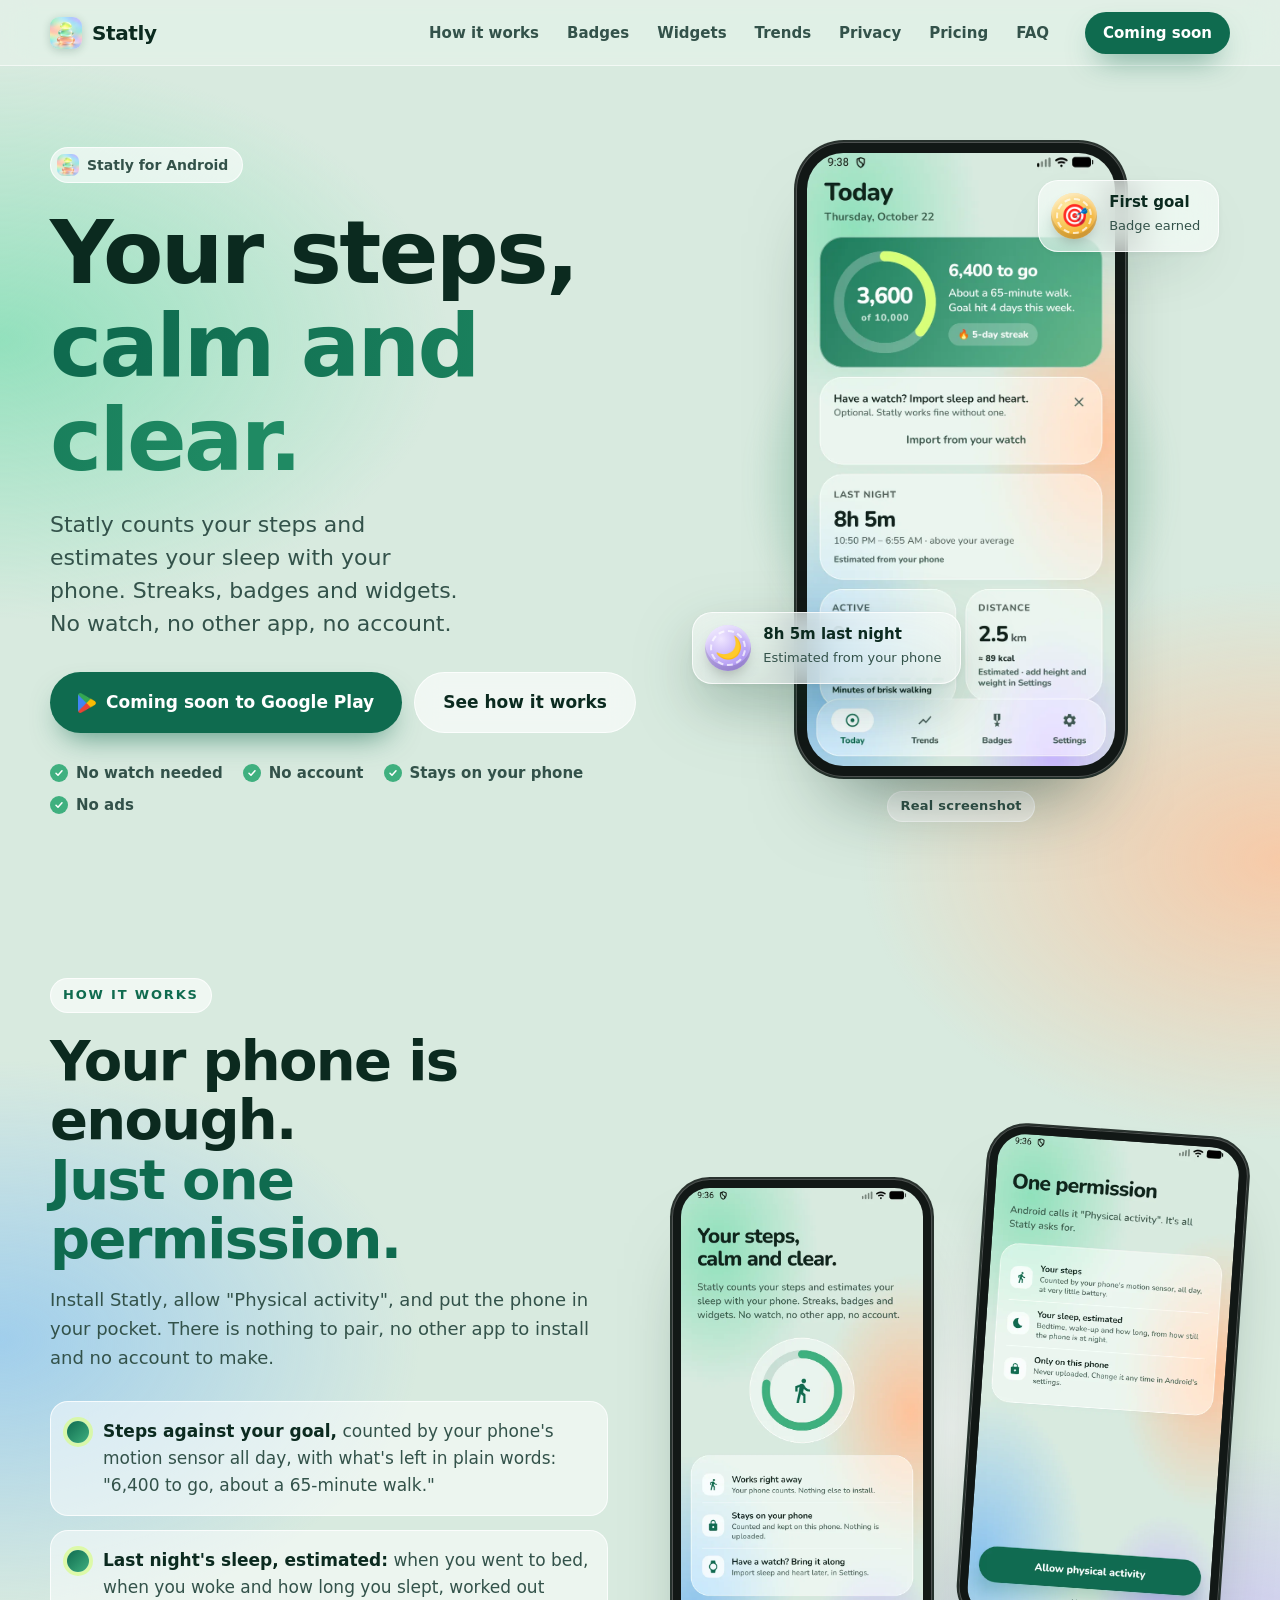
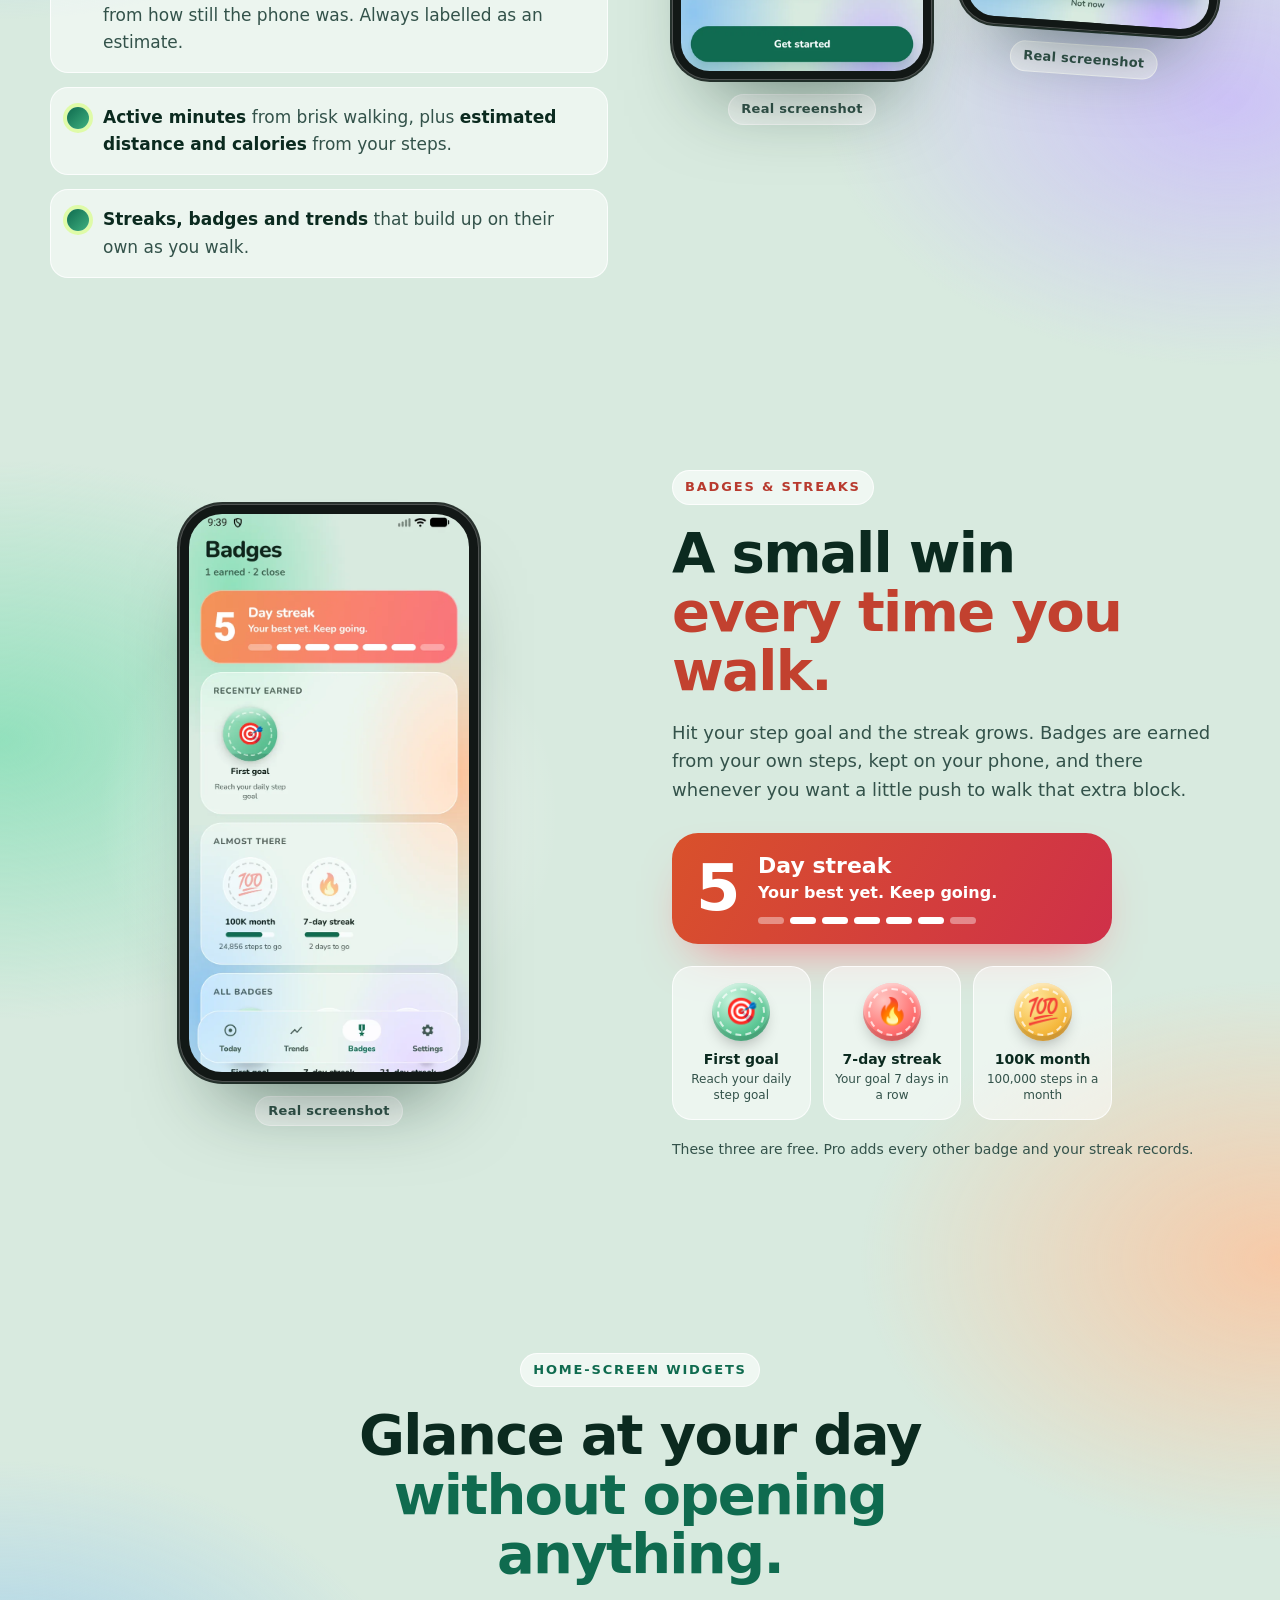
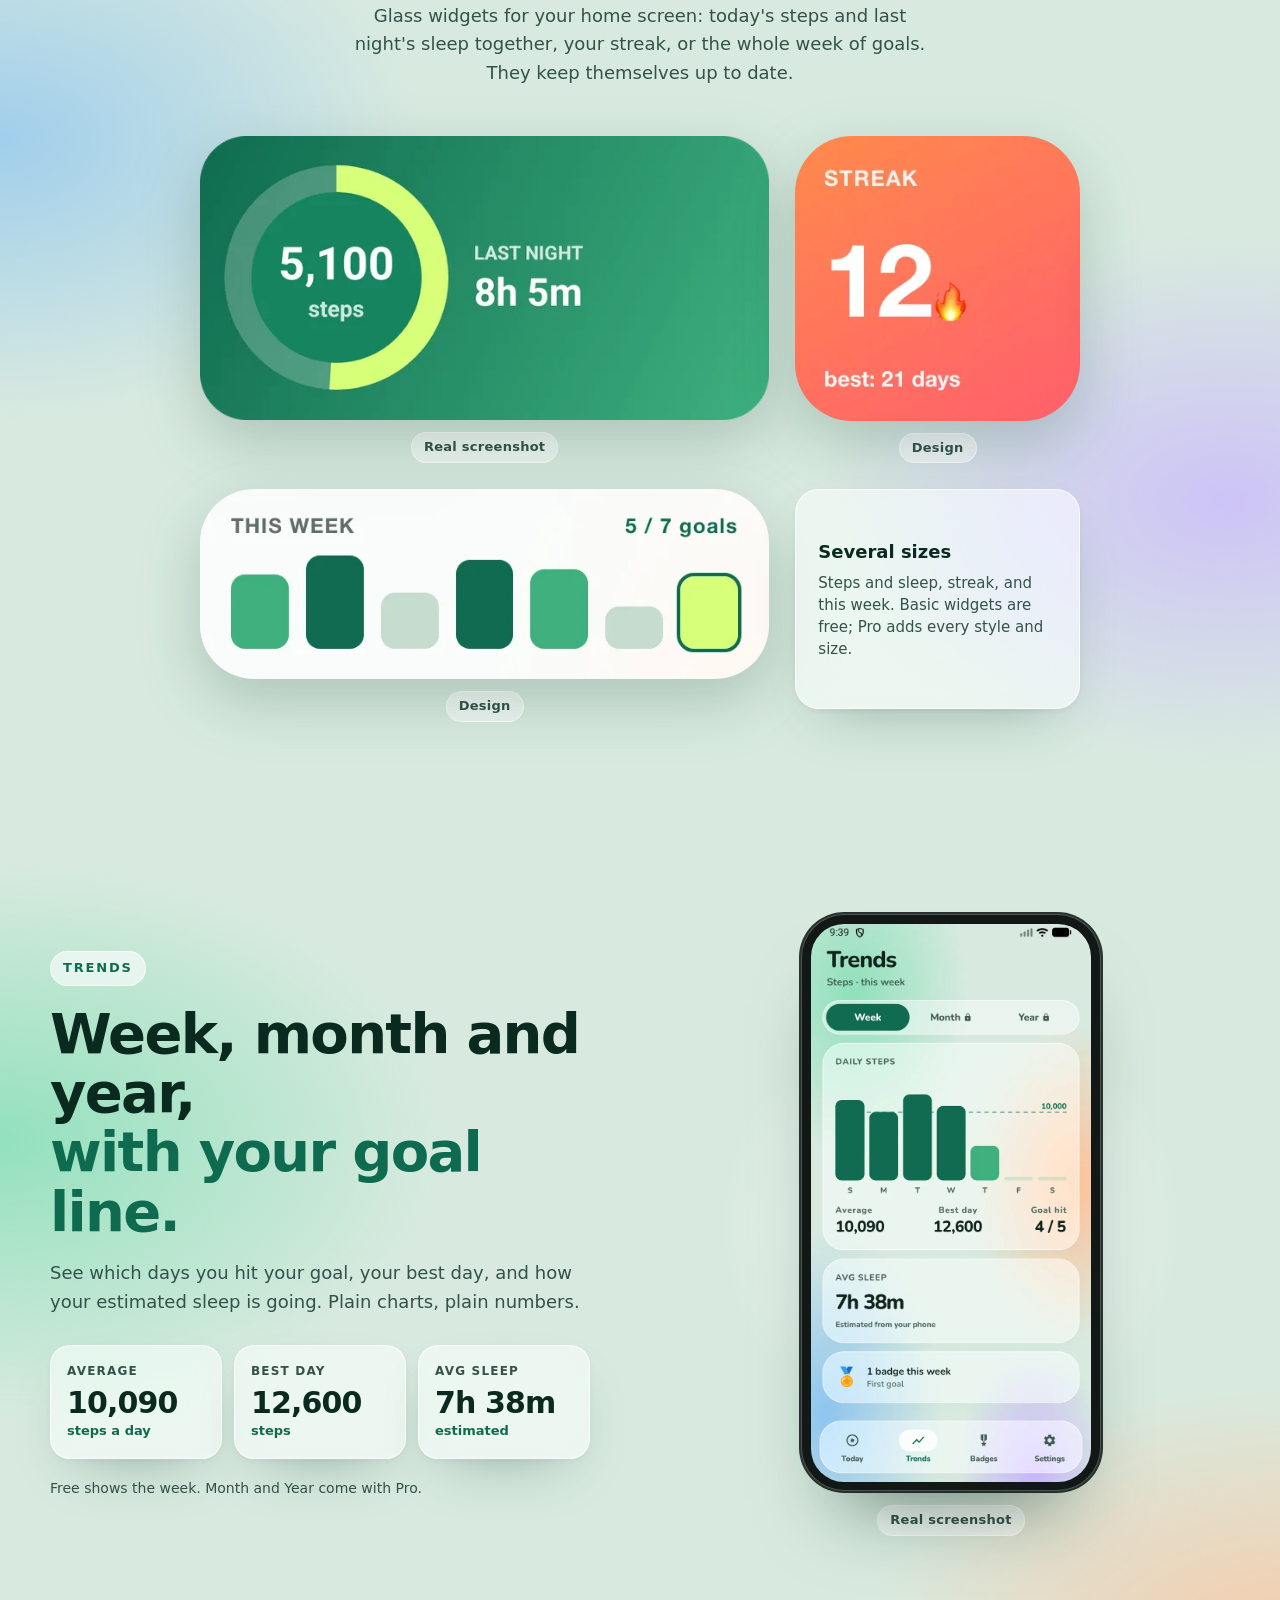
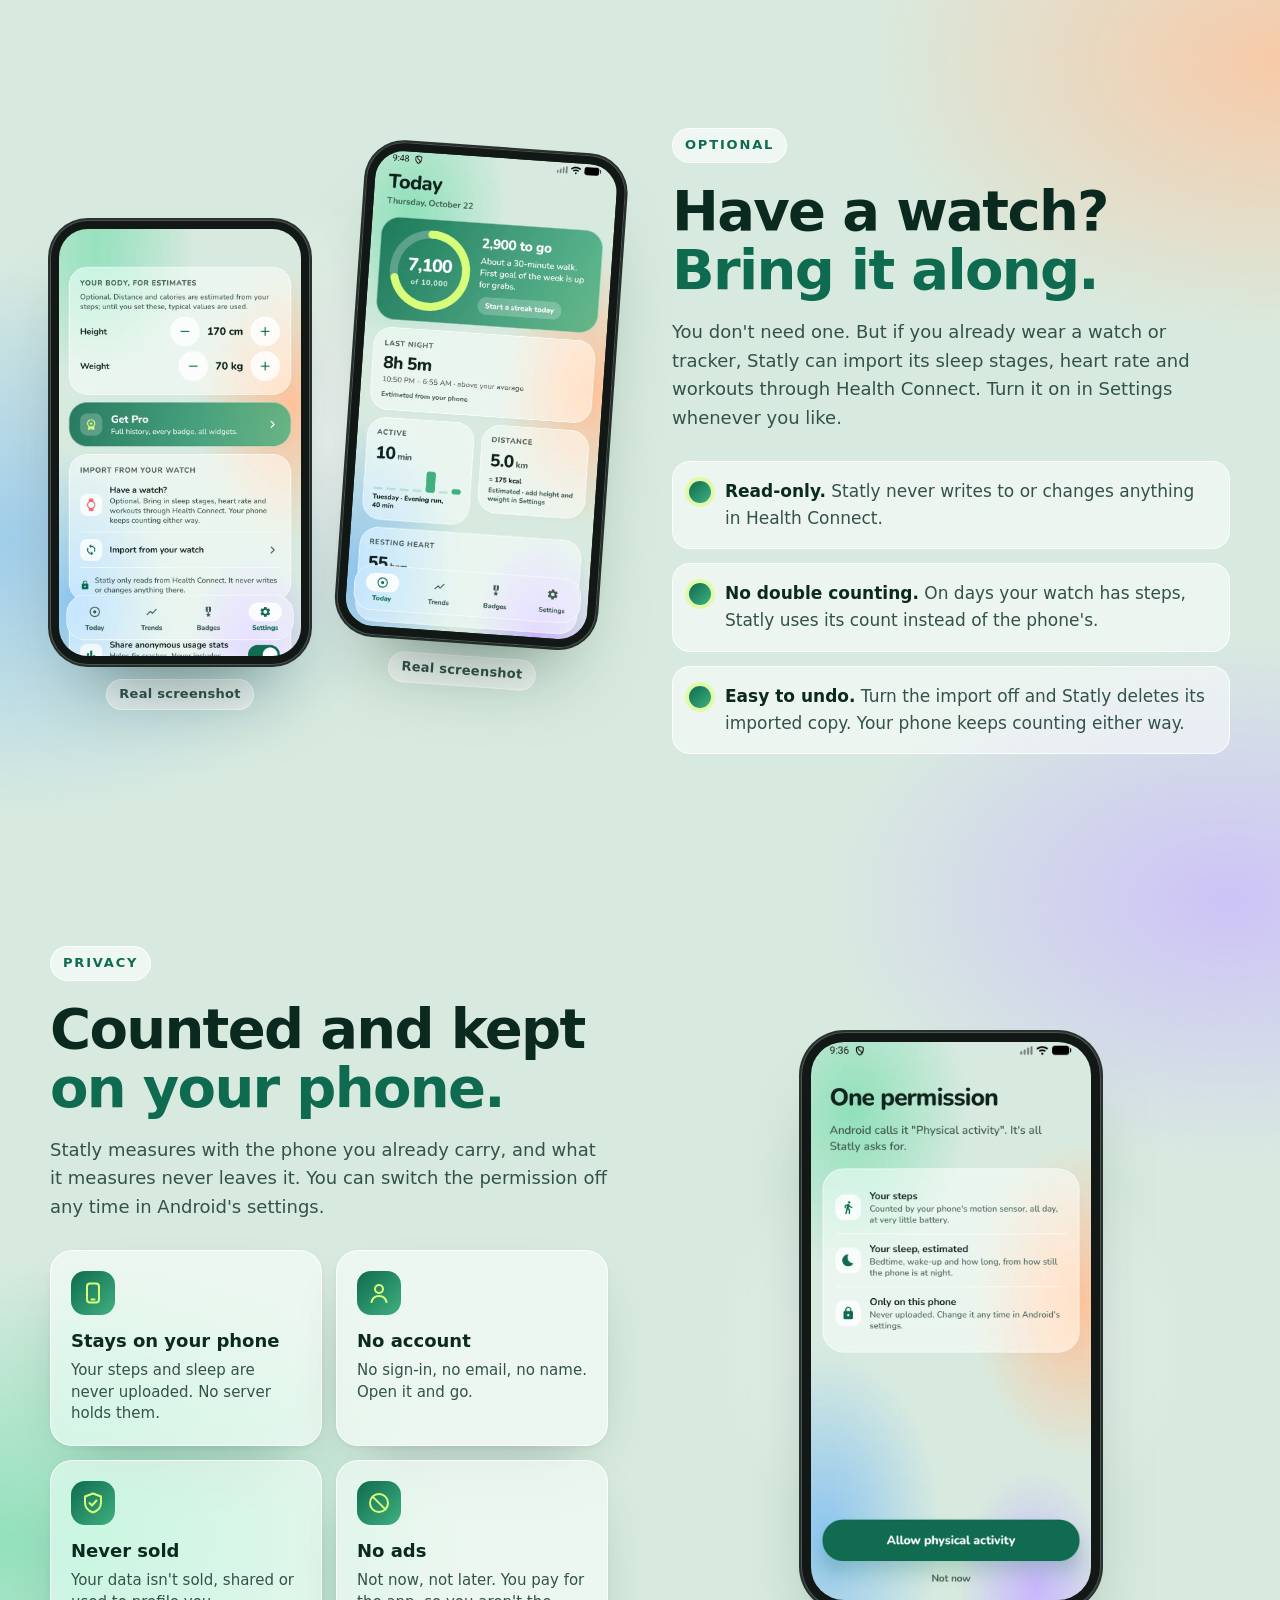
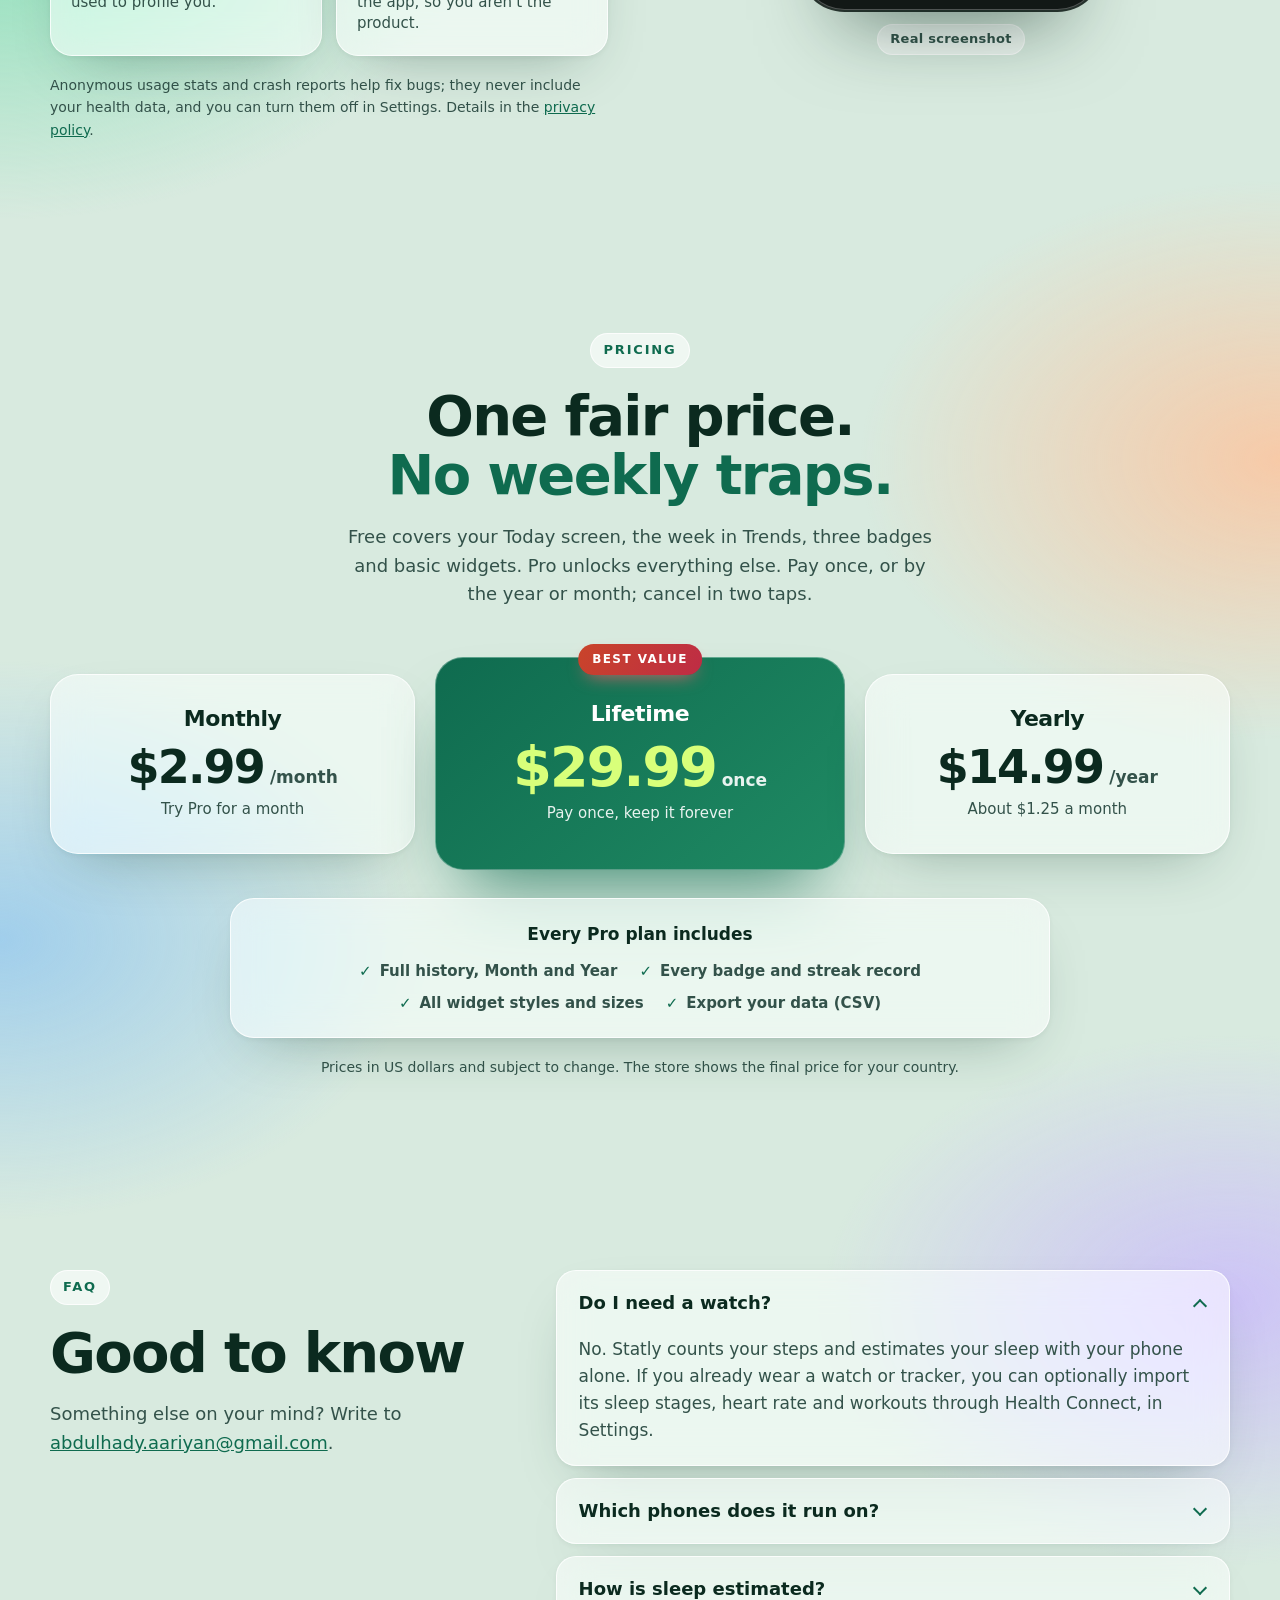
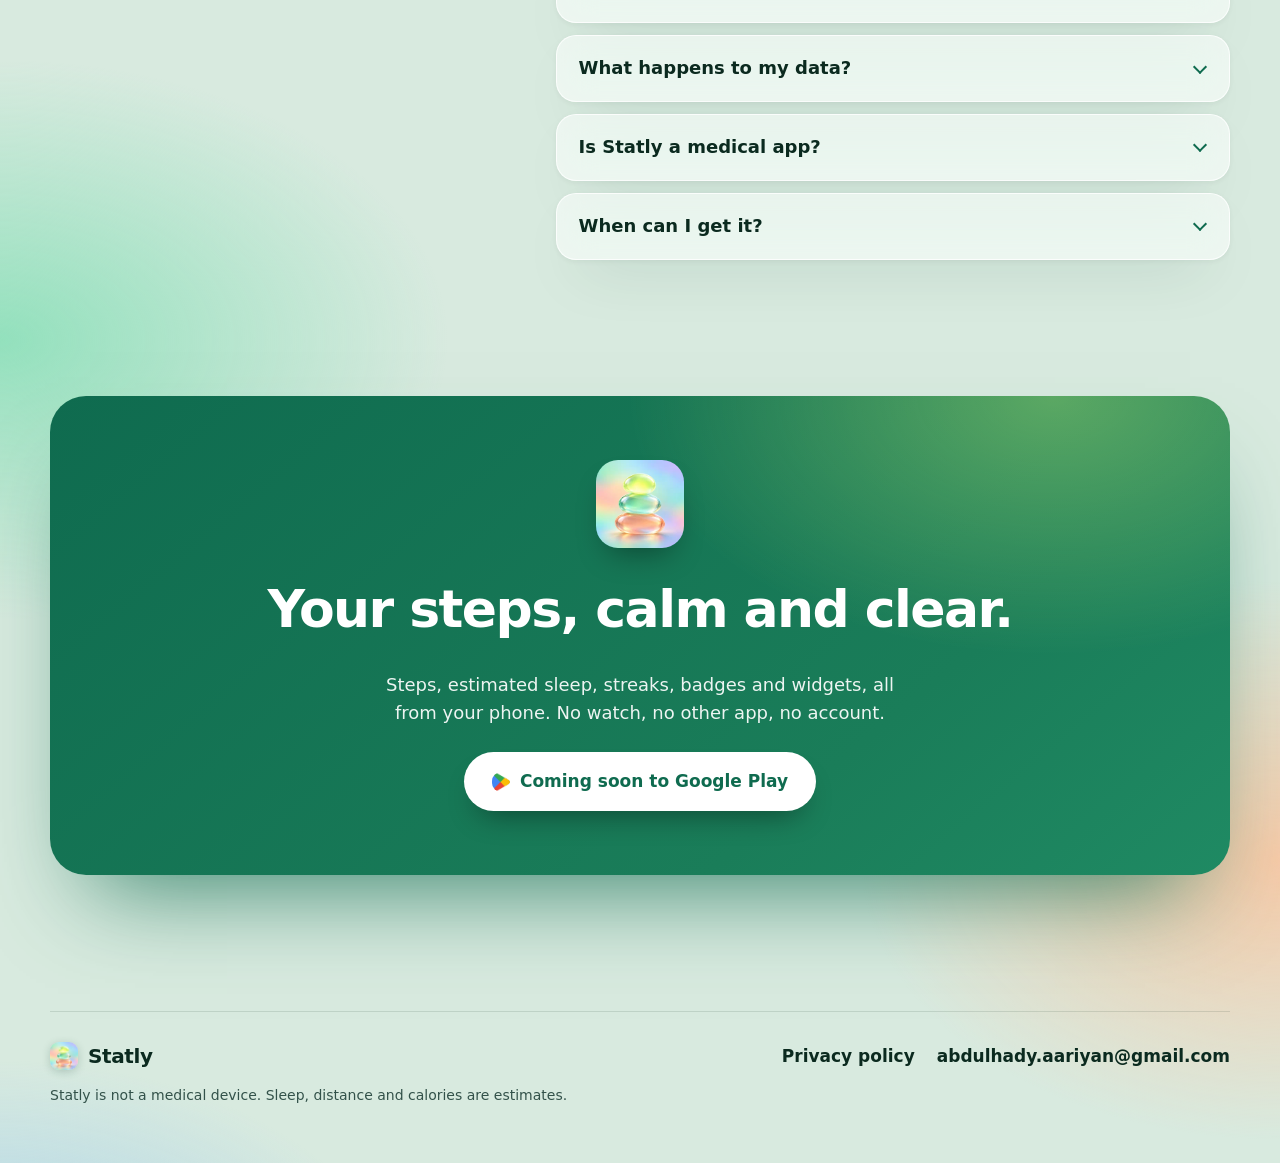
<file: index.html>
<!doctype html>
<html lang="en">
<head>
<meta charset="utf-8">
<meta name="viewport" content="width=device-width, initial-scale=1">
<title>Statly: step counter and sleep estimate for Android, no watch needed</title>
<meta name="description" content="Statly counts your steps and estimates your sleep with your phone. Streaks, badges and widgets. No watch, no other app, no account. Coming soon to Android.">
<link rel="canonical" href="https://ahaariyan.github.io/staly_health_app_landing_page/">
<meta name="theme-color" content="#D8EADF">
<link rel="icon" href="assets/favicon-32.png" sizes="32x32" type="image/png">
<link rel="icon" href="assets/icon-192.png" sizes="192x192" type="image/png">
<link rel="apple-touch-icon" href="assets/apple-touch-icon.png">
<meta property="og:type" content="website">
<meta property="og:site_name" content="Statly">
<meta property="og:title" content="Statly: your steps, calm and clear">
<meta property="og:description" content="Statly counts your steps and estimates your sleep with your phone. Streaks, badges and widgets. No watch, no other app, no account.">
<meta property="og:url" content="https://ahaariyan.github.io/staly_health_app_landing_page/">
<meta property="og:image" content="https://ahaariyan.github.io/staly_health_app_landing_page/assets/og-statly.jpg?v=2">
<meta property="og:image:type" content="image/jpeg">
<meta property="og:image:width" content="1200">
<meta property="og:image:height" content="630">
<meta property="og:image:alt" content="Statly: your steps, calm and clear. The Today screen with a step ring, a streak and last night's estimated sleep.">
<meta name="twitter:card" content="summary_large_image">
<meta name="twitter:title" content="Statly: your steps, calm and clear">
<meta name="twitter:description" content="Statly counts your steps and estimates your sleep with your phone. Streaks, badges and widgets. No watch, no other app, no account.">
<meta name="twitter:image" content="https://ahaariyan.github.io/staly_health_app_landing_page/assets/og-statly.jpg?v=2">
<meta name="twitter:image:alt" content="Statly: your steps, calm and clear. The Today screen with a step ring, a streak and last night's estimated sleep.">
<link rel="stylesheet" href="styles.css?v=2">
<script src="assets/play.js?v=1" defer></script>
</head>
<body>
<a class="skip" href="#main">Skip to content</a>
<div class="aurora" aria-hidden="true"></div>

<header class="top">
  <div class="wrap top-in">
    <a class="brand" href="./"><img src="assets/icon.webp" alt="" width="32" height="32">Statly</a>
    <nav class="nav" aria-label="Sections">
      <a href="#phone">How it works</a>
      <a href="#badges">Badges</a>
      <a href="#widgets">Widgets</a>
      <a href="#trends">Trends</a>
      <a href="#privacy">Privacy</a>
      <a href="#pricing">Pricing</a>
      <a href="#faq">FAQ</a>
    </nav>
    <!-- TODO(play-link): this button switches to the real Play link once PLAY_URL is set in assets/play.js -->
    <a class="btn btn-dark btn-sm" data-play data-play-short aria-disabled="true">Coming soon</a>
  </div>
</header>

<main id="main">

  <!-- ============ HERO ============ -->
  <section class="hero">
    <div class="wrap hero-in">
      <div class="hero-copy">
        <p class="pill"><img src="assets/icon.webp" alt="" width="22" height="22">Statly for Android</p>
        <h1>Your steps,<br><span>calm and clear.</span></h1>
        <p class="lead">Statly counts your steps and estimates your sleep with your phone. Streaks, badges and widgets. No watch, no other app, no account.</p>
        <div class="actions">
          <!-- TODO(play-link): No Play listing yet. When it is live, set PLAY_URL in assets/play.js
               (one line). Every [data-play] button then becomes "Get it on Google Play" and links there.
               To switch without JS, give this <a> an href, remove aria-disabled and change the label. -->
          <a class="btn btn-dark btn-lg" data-play aria-disabled="true"><img src="assets/play-logo.png" alt="" width="18" height="20"><span data-play-label>Coming soon to Google Play</span></a>
          <a class="btn btn-glass btn-lg" href="#phone">See how it works</a>
        </div>
        <ul class="trust">
          <li>No watch needed</li>
          <li>No account</li>
          <li>Stays on your phone</li>
          <li>No ads</li>
        </ul>
      </div>
      <div class="hero-art">
        <figure class="shot">
          <div class="phone phone-hero">
            <img src="assets/s-today.webp" alt="A real screenshot of Statly's Today screen: 3,600 of 10,000 steps, 6,400 to go, about a 65-minute walk, a 5-day streak, and last night's sleep of 8 hours 5 minutes, estimated from the phone." width="720" height="1433" fetchpriority="high">
          </div>
          <figcaption>Real screenshot</figcaption>
        </figure>
        <div class="float f-sleep glass" aria-hidden="true"><span class="medal m-lav">🌙</span><div><b>8h 5m last night</b><small>Estimated from your phone</small></div></div>
        <div class="float f-badge glass" aria-hidden="true"><span class="medal m-gold">🎯</span><div><b>First goal</b><small>Badge earned</small></div></div>
      </div>
    </div>
  </section>

  <!-- ============ PHONE FIRST ============ -->
  <section class="sec" id="phone">
    <div class="wrap split">
      <div class="split-copy">
        <p class="kicker">How it works</p>
        <h2>Your phone is enough.<br><em>Just one permission.</em></h2>
        <p class="body">Install Statly, allow "Physical activity", and put the phone in your pocket. There is nothing to pair, no other app to install and no account to make.</p>
        <ul class="ticks">
          <li><b>Steps against your goal,</b> counted by your phone's motion sensor all day, with what's left in plain words: "6,400 to go, about a 65-minute walk."</li>
          <li><b>Last night's sleep, estimated:</b> when you went to bed, when you woke and how long you slept, worked out from how still the phone was. Always labelled as an estimate.</li>
          <li><b>Active minutes</b> from brisk walking, plus <b>estimated distance and calories</b> from your steps.</li>
          <li><b>Streaks, badges and trends</b> that build up on their own as you walk.</li>
        </ul>
      </div>
      <div class="split-art duo">
        <figure class="shot">
          <div class="phone"><img src="assets/s-welcome.webp" alt="A real screenshot of Statly's welcome screen: your steps, calm and clear. Works right away, stays on your phone, and have a watch? Bring it along." width="720" height="1433" loading="lazy"></div>
          <figcaption>Real screenshot</figcaption>
        </figure>
        <figure class="shot shot-back">
          <div class="phone"><img src="assets/s-permission.webp" alt="A real screenshot of Statly's one permission screen: Android calls it Physical activity, and it's all Statly asks for. Your steps, your sleep estimated, only on this phone." width="720" height="1433" loading="lazy"></div>
          <figcaption>Real screenshot</figcaption>
        </figure>
      </div>
    </div>
  </section>

  <!-- ============ BADGES ============ -->
  <section class="sec" id="badges">
    <div class="wrap split split-rev">
      <div class="split-copy">
        <p class="kicker k-coral">Badges &amp; streaks</p>
        <h2>A small win<br><em>every time you walk.</em></h2>
        <p class="body">Hit your step goal and the streak grows. Badges are earned from your own steps, kept on your phone, and there whenever you want a little push to walk that extra block.</p>
        <div class="streak-card">
          <span class="streak-n">5</span>
          <div><b>Day streak</b><small>Your best yet. Keep going.</small>
            <span class="dashes" aria-hidden="true"><i class="off"></i><i></i><i></i><i></i><i></i><i></i><i class="off"></i></span></div>
        </div>
        <ul class="medals" aria-label="Free badges">
          <li><span class="medal m-mint" aria-hidden="true">🎯</span><b>First goal</b><small>Reach your daily step goal</small></li>
          <li><span class="medal m-coral" aria-hidden="true">🔥</span><b>7-day streak</b><small>Your goal 7 days in a row</small></li>
          <li><span class="medal m-gold" aria-hidden="true">💯</span><b>100K month</b><small>100,000 steps in a month</small></li>
        </ul>
        <p class="fine">These three are free. Pro adds every other badge and your streak records.</p>
      </div>
      <div class="split-art">
        <figure class="shot">
          <div class="phone"><img src="assets/s-badges.webp" alt="A real screenshot of Statly's Badges screen: a 5-day streak, First goal earned, and 100K month and 7-day streak almost there." width="720" height="1433" loading="lazy"></div>
          <figcaption>Real screenshot</figcaption>
        </figure>
      </div>
    </div>
  </section>

  <!-- ============ WIDGETS ============ -->
  <section class="sec" id="widgets">
    <div class="wrap">
      <div class="sec-head center">
        <p class="kicker">Home-screen widgets</p>
        <h2>Glance at your day<br><em>without opening anything.</em></h2>
        <p class="body">Glass widgets for your home screen: today's steps and last night's sleep together, your streak, or the whole week of goals. They keep themselves up to date.</p>
      </div>
      <div class="ws-grid">
        <figure class="wfig wf-big">
          <img class="wg" src="assets/w-real.webp" alt="A real screenshot of Statly's Today widget on a home screen: 5,100 steps and 8 hours 5 minutes last night." width="660" height="329" loading="lazy">
          <figcaption>Real screenshot</figcaption>
        </figure>
        <figure class="wfig wf-sq">
          <img class="wg wg-sq" src="assets/w-streak.webp" alt="Square streak widget: 12-day streak, best 21 days." width="314" height="314" loading="lazy">
          <figcaption>Design</figcaption>
        </figure>
        <figure class="wfig wf-wide">
          <img class="wg wg-wide" src="assets/w-week.webp" alt="Wide widget: this week, 5 of 7 goals hit." width="660" height="220" loading="lazy">
          <figcaption>Design</figcaption>
        </figure>
        <div class="wf-note glass">
          <b>Several sizes</b>
          <small>Steps and sleep, streak, and this week. Basic widgets are free; Pro adds every style and size.</small>
        </div>
      </div>
    </div>
  </section>

  <!-- ============ TRENDS ============ -->
  <section class="sec" id="trends">
    <div class="wrap split">
      <div class="split-copy">
        <p class="kicker">Trends</p>
        <h2>Week, month and year,<br><em>with your goal line.</em></h2>
        <p class="body">See which days you hit your goal, your best day, and how your estimated sleep is going. Plain charts, plain numbers.</p>
        <div class="stats">
          <div class="stat glass"><small>Average</small><b>10,090</b><span>steps a day</span></div>
          <div class="stat glass"><small>Best day</small><b>12,600</b><span>steps</span></div>
          <div class="stat glass"><small>Avg sleep</small><b>7h 38m</b><span>estimated</span></div>
        </div>
        <p class="fine">Free shows the week. Month and Year come with Pro.</p>
      </div>
      <div class="split-art">
        <figure class="shot">
          <div class="phone"><img src="assets/s-trends.webp" alt="A real screenshot of Statly's Trends screen: daily steps for the week against a 10,000 goal line, average 10,090, best day 12,600, goal hit 4 of 5, and average sleep 7 hours 38 minutes, estimated from the phone." width="720" height="1433" loading="lazy"></div>
          <figcaption>Real screenshot</figcaption>
        </figure>
      </div>
    </div>
  </section>

  <!-- ============ WATCH (OPTIONAL) ============ -->
  <section class="sec" id="watch">
    <div class="wrap split split-rev">
      <div class="split-copy">
        <p class="kicker">Optional</p>
        <h2>Have a watch?<br><em>Bring it along.</em></h2>
        <p class="body">You don't need one. But if you already wear a watch or tracker, Statly can import its sleep stages, heart rate and workouts through Health Connect. Turn it on in Settings whenever you like.</p>
        <ul class="ticks">
          <li><b>Read-only.</b> Statly never writes to or changes anything in Health Connect.</li>
          <li><b>No double counting.</b> On days your watch has steps, Statly uses its count instead of the phone's.</li>
          <li><b>Easy to undo.</b> Turn the import off and Statly deletes its imported copy. Your phone keeps counting either way.</li>
        </ul>
      </div>
      <div class="split-art duo">
        <figure class="shot">
          <div class="phone"><img src="assets/s-watch.webp" alt="A real screenshot of Statly's Settings: Import from your watch. Optional. Bring in sleep stages, heart rate and workouts through Health Connect. Your phone keeps counting either way." width="720" height="1267" loading="lazy"></div>
          <figcaption>Real screenshot</figcaption>
        </figure>
        <figure class="shot shot-back">
          <div class="phone"><img src="assets/s-today-watch.webp" alt="A real screenshot of Statly's Today screen with a watch imported: 7,100 steps, 8 hours 5 minutes of sleep, 10 active minutes including an evening run, 5.0 km and resting heart." width="720" height="1413" loading="lazy"></div>
          <figcaption>Real screenshot</figcaption>
        </figure>
      </div>
    </div>
  </section>

  <!-- ============ PRIVACY ============ -->
  <section class="sec" id="privacy">
    <div class="wrap split">
      <div class="split-copy">
        <p class="kicker">Privacy</p>
        <h2>Counted and kept<br><em>on your phone.</em></h2>
        <p class="body">Statly measures with the phone you already carry, and what it measures never leaves it. You can switch the permission off any time in Android's settings.</p>
        <ul class="privacy-grid">
          <li class="glass"><span class="pi" aria-hidden="true"><svg viewBox="0 0 24 24"><rect x="6" y="2.5" width="12" height="19" rx="3"/><path d="M10.5 18.5h3"/></svg></span><b>Stays on your phone</b><small>Your steps and sleep are never uploaded. No server holds them.</small></li>
          <li class="glass"><span class="pi" aria-hidden="true"><svg viewBox="0 0 24 24"><circle cx="12" cy="8" r="4"/><path d="M4.5 21c1-4 4-6 7.5-6s6.5 2 7.5 6"/></svg></span><b>No account</b><small>No sign-in, no email, no name. Open it and go.</small></li>
          <li class="glass"><span class="pi" aria-hidden="true"><svg viewBox="0 0 24 24"><path d="M12 2.5l8 3v6c0 5-3.5 8.5-8 10-4.5-1.5-8-5-8-10v-6z"/><path d="M8.5 12l2.5 2.5 4.5-5"/></svg></span><b>Never sold</b><small>Your data isn't sold, shared or used to profile you.</small></li>
          <li class="glass"><span class="pi" aria-hidden="true"><svg viewBox="0 0 24 24"><circle cx="12" cy="12" r="9"/><path d="M5.6 5.6l12.8 12.8"/></svg></span><b>No ads</b><small>Not now, not later. You pay for the app, so you aren't the product.</small></li>
        </ul>
        <p class="fine">Anonymous usage stats and crash reports help fix bugs; they never include your health data, and you can turn them off in Settings. Details in the <a href="https://ahaariyan.github.io/staly_health_app_privacy_policy/">privacy policy</a>.</p>
      </div>
      <div class="split-art">
        <figure class="shot">
          <div class="phone"><img src="assets/s-permission.webp" alt="A real screenshot of Statly's permission screen: one permission, Physical activity. Your steps, your sleep estimated, only on this phone, never uploaded." width="720" height="1433" loading="lazy"></div>
          <figcaption>Real screenshot</figcaption>
        </figure>
      </div>
    </div>
  </section>

  <!-- ============ PRICING ============ -->
  <section class="sec" id="pricing">
    <div class="wrap">
      <div class="sec-head center">
        <p class="kicker">Pricing</p>
        <h2>One fair price.<br><em>No weekly traps.</em></h2>
        <p class="body">Free covers your Today screen, the week in Trends, three badges and basic widgets. Pro unlocks everything else. Pay once, or by the year or month; cancel in two taps.</p>
      </div>
      <div class="plans">
        <article class="plan glass">
          <h3>Monthly</h3>
          <p class="price"><b>$2.99</b><span>/month</span></p>
          <p class="plan-sub">Try Pro for a month</p>
        </article>
        <article class="plan plan-best">
          <p class="tag">Best value</p>
          <h3>Lifetime</h3>
          <p class="price"><b>$29.99</b><span>once</span></p>
          <p class="plan-sub">Pay once, keep it forever</p>
        </article>
        <article class="plan glass">
          <h3>Yearly</h3>
          <p class="price"><b>$14.99</b><span>/year</span></p>
          <p class="plan-sub">About $1.25 a month</p>
        </article>
      </div>
      <div class="pro-list glass">
        <p><b>Every Pro plan includes</b></p>
        <ul>
          <li>Full history, Month and Year</li>
          <li>Every badge and streak record</li>
          <li>All widget styles and sizes</li>
          <li>Export your data (CSV)</li>
        </ul>
      </div>
      <p class="fine center">Prices in US dollars and subject to change. The store shows the final price for your country.</p>
    </div>
  </section>

  <!-- ============ FAQ ============ -->
  <section class="sec" id="faq">
    <div class="wrap faq-wrap">
      <div class="sec-head">
        <p class="kicker">FAQ</p>
        <h2>Good to know</h2>
        <p class="body">Something else on your mind? Write to <a href="mailto:abdulhady.aariyan@gmail.com">abdulhady.aariyan@gmail.com</a>.</p>
      </div>
      <div class="faq">
        <details class="glass" open>
          <summary>Do I need a watch?</summary>
          <p>No. Statly counts your steps and estimates your sleep with your phone alone. If you already wear a watch or tracker, you can optionally import its sleep stages, heart rate and workouts through Health Connect, in Settings.</p>
        </details>
        <details class="glass">
          <summary>Which phones does it run on?</summary>
          <p>Android 9 or newer. Statly uses the phone's own motion sensor, so there's nothing else to install. It asks for one permission, which Android calls "Physical activity".</p>
        </details>
        <details class="glass">
          <summary>How is sleep estimated?</summary>
          <p>From how still your phone is at night, worked out on the phone itself. Statly shows when you went to bed, when you woke and how long you slept, and always marks it as an estimate. It works best if your phone stays near you overnight. It can't see sleep stages; for those, you can import sleep from a watch.</p>
        </details>
        <details class="glass">
          <summary>What happens to my data?</summary>
          <p>It stays on your phone. Your steps, sleep estimates and anything you import are stored only on your device and are never uploaded, sold or used for ads. There is no account. Statly sends anonymous usage stats and crash reports that never include health data, and you can turn them off in Settings. Clearing the app's storage or uninstalling removes everything Statly kept. The <a href="https://ahaariyan.github.io/staly_health_app_privacy_policy/">privacy policy</a> has the details.</p>
        </details>
        <details class="glass">
          <summary>Is Statly a medical app?</summary>
          <p>No. Statly is for everyday motivation. It doesn't diagnose, treat or give medical advice, and its sleep, distance and calorie numbers are estimates. Talk to a doctor about anything that worries you.</p>
        </details>
        <details class="glass">
          <summary>When can I get it?</summary>
          <p>Statly is in development and coming soon to Android. The screens marked "Real screenshot" on this page are from the current build; the two widgets marked "Design" show where it's heading.</p>
        </details>
      </div>
    </div>
  </section>

  <!-- ============ CLOSING CTA ============ -->
  <section class="sec closing">
    <div class="wrap">
      <div class="closing-card">
        <img src="assets/icon.webp" alt="" width="88" height="88" loading="lazy">
        <h2>Your steps, calm and clear.</h2>
        <p>Steps, estimated sleep, streaks, badges and widgets, all from your phone. No watch, no other app, no account.</p>
        <!-- TODO(play-link): switches automatically once PLAY_URL is set in assets/play.js -->
        <a class="btn btn-dark btn-lg" data-play aria-disabled="true"><img src="assets/play-logo.png" alt="" width="18" height="20"><span data-play-label>Coming soon to Google Play</span></a>
      </div>
    </div>
  </section>
</main>

<footer class="foot">
  <div class="wrap foot-in">
    <a class="brand" href="./"><img src="assets/icon.webp" alt="" width="28" height="28" loading="lazy">Statly</a>
    <nav aria-label="Footer">
      <a href="https://ahaariyan.github.io/staly_health_app_privacy_policy/">Privacy policy</a>
      <a href="mailto:abdulhady.aariyan@gmail.com">abdulhady.aariyan@gmail.com</a>
    </nav>
    <p class="fine">Statly is not a medical device. Sleep, distance and calories are estimates.</p>
  </div>
</footer>
</body>
</html>
</file>
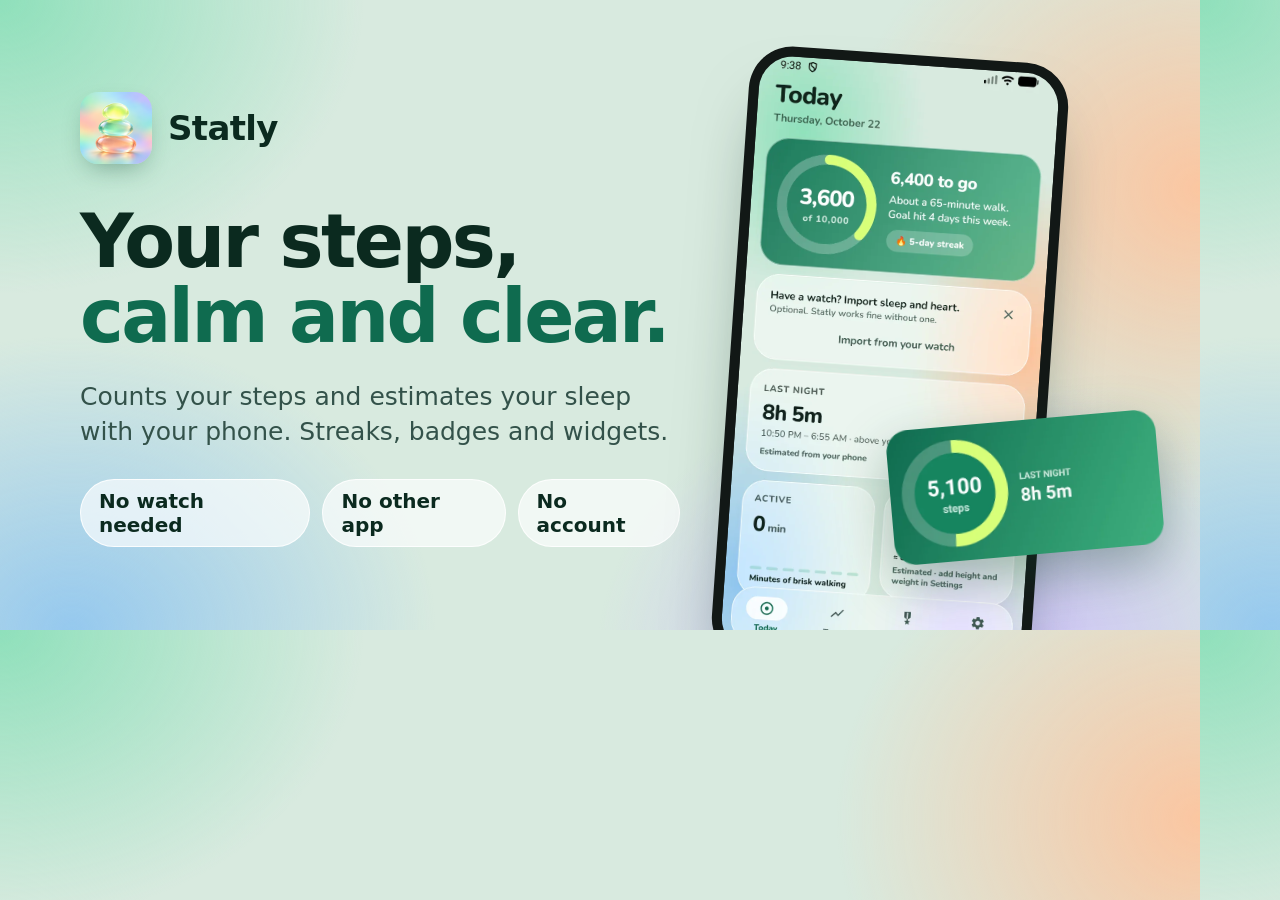
<file: og-share.html>
<!doctype html>
<!-- Source of assets/og-statly.jpg (the 1200x630 link preview). Re-render with headless Chrome:
     Chrome --headless=new --hide-scrollbars --window-size=1200,630 --screenshot=assets/og-statly.jpg og-share.html -->
<html lang="en"><head><meta charset="utf-8"><title>Statly share image</title>
<style>
  html, body { margin: 0; width: 1200px; height: 630px; overflow: hidden; }
  body { font-family: ui-rounded, "SF Pro Rounded", system-ui, -apple-system, sans-serif; color: #0B2A1F; position: relative;
    background:
      radial-gradient(520px 420px at 0% 0%, rgba(143,224,187,1), transparent 70%),
      radial-gradient(520px 460px at 100% 30%, rgba(255,194,154,.9), transparent 70%),
      radial-gradient(520px 420px at 6% 100%, rgba(142,197,240,.9), transparent 70%),
      radial-gradient(520px 420px at 80% 105%, rgba(201,182,255,.9), transparent 70%), #D8EADF; }
  .copy { position: absolute; left: 80px; top: 92px; width: 600px; }
  .brand { display: flex; align-items: center; gap: 16px; font-size: 34px; font-weight: 800; letter-spacing: -.02em; }
  .brand img { width: 72px; height: 72px; border-radius: 18px; box-shadow: 0 10px 24px -8px rgba(16,64,44,.4); }
  h1 { font-size: 74px; line-height: 1.02; letter-spacing: -.035em; margin: 40px 0 24px; font-weight: 800; }
  h1 span { color: #0F6B4F; }
  p { font-size: 25px; line-height: 1.4; color: #33524A; margin: 0; }
  .chips { display: flex; gap: 12px; margin-top: 30px; }
  .chips b { font-size: 20px; padding: 9px 18px; border-radius: 999px; background: rgba(255,255,255,.65); border: 1px solid rgba(255,255,255,.85); }
  .phone { position: absolute; right: 150px; top: 54px; width: 300px; padding: 10px; background: #121816; border-radius: 44px;
    box-shadow: 0 40px 70px -30px rgba(10,40,28,.6); transform: rotate(4deg); }
  .phone img { width: 100%; display: block; border-radius: 34px; }
  .widget { position: absolute; right: 40px; top: 420px; width: 270px; transform: rotate(-5deg);
    filter: drop-shadow(0 20px 26px rgba(16,64,44,.35)); }
</style></head>
<body>
  <div class="copy">
    <div class="brand"><img src="assets/icon-192.png" alt="">Statly</div>
    <h1>Your steps,<br><span>calm and clear.</span></h1>
    <p>Counts your steps and estimates your sleep with your phone. Streaks, badges and widgets.</p>
    <div class="chips"><b>No watch needed</b><b>No other app</b><b>No account</b></div>
  </div>
  <div class="phone"><img src="assets/s-today.webp" alt=""></div>
  <img class="widget" src="assets/w-real.webp" alt="">
</body></html>
</file>
<file: styles.css>
/* Statly landing page. Glass look: aurora gradient behind frosted cards. No frameworks, no web fonts. */
:root {
  --bg: #D8EADF;
  --mint: #8FE0BB;
  --peach: #FFC29A;
  --sky: #8EC5F0;
  --lav: #C9B6FF;
  --ink: #0B2A1F;
  --ink-2: #33524A;
  --green: #0F6B4F;
  --green-2: #3FB07F;
  --lime: #D8FF7A;
  --coral: #FF8A4C;
  --coral-2: #FF5F6D;
  --glass: rgba(255, 255, 255, .56);
  --glass-line: rgba(255, 255, 255, .78);
  --shadow: 0 24px 60px -28px rgba(16, 64, 44, .38), 0 2px 6px rgba(16, 64, 44, .06);
  --r: 26px;
  --font: ui-rounded, "SF Pro Rounded", system-ui, -apple-system, "Segoe UI", Roboto, "Helvetica Neue", Arial, sans-serif;
}

*, *::before, *::after { box-sizing: border-box; }
html { scroll-behavior: smooth; -webkit-text-size-adjust: 100%; }
body {
  margin: 0; font-family: var(--font); color: var(--ink); background: var(--bg);
  font-size: 17px; line-height: 1.6; -webkit-font-smoothing: antialiased; overflow-x: hidden;
}
img { max-width: 100%; height: auto; display: block; }
a { color: var(--green); }
a:focus-visible, summary:focus-visible, .btn:focus-visible { outline: 3px solid var(--green); outline-offset: 3px; border-radius: 12px; }
h1, h2, h3 { margin: 0; line-height: 1.06; letter-spacing: -.03em; font-weight: 800; }
p { margin: 0; }

.skip { position: absolute; left: -999px; top: 8px; background: var(--ink); color: #fff; padding: 10px 16px; border-radius: 10px; z-index: 99; }
.skip:focus { left: 8px; }
.wrap { width: min(1180px, 100% - 48px); margin-inline: auto; }

/* Aurora: soft colour fields that scroll with the page, tiled every 2000px. */
body { position: relative; }
.aurora { position: absolute; inset: 0; z-index: -1; pointer-events: none; overflow: hidden;
  background-image:
    radial-gradient(640px 400px at 0% 340px, rgba(143, 224, 187, .95), transparent 70%),
    radial-gradient(600px 400px at 100% 860px, rgba(255, 194, 154, .8), transparent 70%),
    radial-gradient(600px 400px at 0% 1340px, rgba(142, 197, 240, .75), transparent 70%),
    radial-gradient(580px 380px at 96% 1700px, rgba(201, 182, 255, .75), transparent 70%);
  background-size: 100% 2000px; background-repeat: repeat-y; }

.glass {
  background: var(--glass); border: 1px solid var(--glass-line); box-shadow: var(--shadow);
  -webkit-backdrop-filter: blur(18px) saturate(150%); backdrop-filter: blur(18px) saturate(150%);
}

/* Header */
.top { position: sticky; top: 0; z-index: 20; padding: 12px 0; }
.top::before { content: ""; position: absolute; inset: 0; background: rgba(232, 243, 236, .62);
  -webkit-backdrop-filter: blur(16px) saturate(150%); backdrop-filter: blur(16px) saturate(150%);
  border-bottom: 1px solid rgba(255, 255, 255, .6); }
.top-in { position: relative; display: flex; align-items: center; gap: 24px; }
.brand { display: inline-flex; align-items: center; gap: 10px; font-weight: 800; font-size: 20px; letter-spacing: -.02em; color: var(--ink); text-decoration: none; }
.brand img { border-radius: 9px; box-shadow: 0 2px 8px rgba(16, 64, 44, .2); }
.nav { display: flex; gap: 4px; margin-left: auto; }
.nav a { color: var(--ink-2); text-decoration: none; font-weight: 600; font-size: 15px; padding: 8px 12px; border-radius: 999px; }
.nav a:hover { background: rgba(255, 255, 255, .6); color: var(--ink); }

/* Buttons */
.btn { display: inline-flex; align-items: center; justify-content: center; gap: 10px; font-weight: 700; text-decoration: none;
  border-radius: 999px; border: 0; cursor: pointer; transition: transform .2s ease, box-shadow .2s ease, background .2s; white-space: nowrap; }
.btn-sm { padding: 9px 18px; font-size: 15px; }
.btn-lg { padding: 16px 28px; font-size: 17px; }
.btn-dark { background: var(--green); color: #fff; box-shadow: 0 14px 30px -12px rgba(15, 107, 79, .7); }
.btn-dark:hover { background: #0B5A42; transform: translateY(-1px); }
.btn-glass { background: rgba(255, 255, 255, .62); color: var(--ink); border: 1px solid var(--glass-line);
  -webkit-backdrop-filter: blur(12px); backdrop-filter: blur(12px); }
.btn-glass:hover { background: rgba(255, 255, 255, .85); }
.btn[aria-disabled="true"] { cursor: default; }
.btn[aria-disabled="true"]:hover { transform: none; }
.btn img { width: 18px; height: auto; }

/* Hero */
.hero { padding: 56px 0 40px; }
.hero-in { display: grid; grid-template-columns: 1.05fr .95fr; gap: 48px; align-items: center; }
.pill { display: inline-flex; align-items: center; gap: 8px; padding: 6px 14px 6px 6px; border-radius: 999px; font-size: 14px; font-weight: 700; color: var(--ink-2);
  background: rgba(255, 255, 255, .6); border: 1px solid var(--glass-line); }
.pill img { border-radius: 7px; }
.hero h1 { font-size: clamp(46px, 7vw, 88px); margin: 22px 0 22px; }
.hero h1 span { background: linear-gradient(100deg, var(--green) 10%, #1F8A63 90%); -webkit-background-clip: text; background-clip: text; color: transparent; }
.lead { font-size: clamp(19px, 1.9vw, 22px); color: var(--ink-2); max-width: 30ch; line-height: 1.5; }
.actions { display: flex; flex-wrap: wrap; gap: 12px; margin-top: 32px; }
.trust { list-style: none; padding: 0; margin: 28px 0 0; display: flex; flex-wrap: wrap; gap: 8px 20px; color: var(--ink-2); font-weight: 600; font-size: 15px; }
.trust li { display: inline-flex; align-items: center; gap: 8px; }
.trust li::before { content: ""; width: 18px; height: 18px; border-radius: 50%; flex: none;
  background: var(--green-2) url("data:image/svg+xml,%3Csvg xmlns='http://www.w3.org/2000/svg' viewBox='0 0 24 24'%3E%3Cpath d='M6 12.5l4 4 8-9' fill='none' stroke='white' stroke-width='3' stroke-linecap='round' stroke-linejoin='round'/%3E%3C/svg%3E") center/12px no-repeat; }

.hero-art { position: relative; display: grid; place-items: center; padding: 20px 0; }
.hero-art::before { content: ""; position: absolute; width: 78%; aspect-ratio: 1; border-radius: 50%;
  background: radial-gradient(circle, rgba(216, 255, 122, .55), rgba(63, 176, 127, .18) 55%, transparent 70%); filter: blur(10px); }
.float { position: absolute; z-index: 2; filter: drop-shadow(0 22px 30px rgba(16, 64, 44, .28)); }
.f-sleep { display: flex; align-items: center; gap: 12px; padding: 12px 18px 12px 12px; border-radius: 20px; left: 0; bottom: 22%;
  animation: bob 8s ease-in-out -3s infinite; }
.f-sleep b { display: block; font-size: 15px; line-height: 1.2; }
.f-sleep small { color: var(--ink-2); font-size: 13px; }
.f-sleep .medal { width: 46px; height: 46px; font-size: 22px; }
.m-lav { background: radial-gradient(circle at 35% 30%, #EFE6FF, #B9A2F5 60%, #8E72DB); }
.hero-art .shot { position: relative; z-index: 1; }
.f-badge { display: flex; align-items: center; gap: 12px; padding: 12px 18px 12px 12px; border-radius: 20px; right: 2%; top: 8%;
  filter: none; animation: bob 9s ease-in-out -5s infinite; }
.f-badge b { display: block; font-size: 15px; line-height: 1.2; }
.f-badge small { color: var(--ink-2); font-size: 13px; }
.f-badge .medal { width: 46px; height: 46px; font-size: 22px; }
@keyframes bob { 50% { transform: translateY(-10px); } }

/* Phone frames */
.phone { --w: 300px; width: var(--w); max-width: 100%; padding: calc(var(--w) * .033); background: #121816;
  border-radius: calc(var(--w) * .145); position: relative; z-index: 1;
  box-shadow: 0 50px 80px -40px rgba(10, 40, 28, .55), 0 0 0 1px rgba(255, 255, 255, .25) inset, 0 0 0 2px #2A332F; }
.phone img { width: 100%; border-radius: calc(var(--w) * .11); background: #DDEFE4; }
.phone-hero { --w: 330px; }

.shot { margin: 0; display: grid; justify-items: center; gap: 14px; }
.shot figcaption { font-size: 13px; font-weight: 700; color: var(--ink-2); letter-spacing: .02em;
  background: rgba(255, 255, 255, .55); border: 1px solid var(--glass-line); padding: 4px 12px; border-radius: 999px; }

/* Sections */
.sec { padding: 96px 0; }
.kicker { display: inline-block; font-size: 13px; font-weight: 800; letter-spacing: .14em; text-transform: uppercase; color: var(--green);
  background: rgba(255, 255, 255, .6); padding: 6px 12px; border-radius: 999px; border: 1px solid var(--glass-line); }
.k-coral { color: #B83A2E; }
.sec h2 { font-size: clamp(34px, 4.4vw, 56px); margin: 18px 0 18px; }
.sec h2 em { font-style: normal; color: var(--green); }
#badges h2 em { color: #C2412F; }
.body { color: var(--ink-2); font-size: 18px; max-width: 52ch; }
.fine { color: var(--ink-2); font-size: 14px; margin-top: 18px; }
.center { text-align: center; margin-inline: auto; }
.sec-head { max-width: 680px; }
.sec-head.center .body { margin-inline: auto; }

.split { display: grid; grid-template-columns: 1fr 1fr; gap: 64px; align-items: center; }
.split-rev .split-copy { order: 2; }
.split-art { display: grid; place-items: center; position: relative; }
.split-art::before { content: ""; position: absolute; width: 90%; aspect-ratio: 1; border-radius: 50%; z-index: 0;
  background: radial-gradient(circle, rgba(255, 255, 255, .7), transparent 65%); }
.split-art .shot { position: relative; z-index: 1; }

.ticks { list-style: none; padding: 0; margin: 28px 0 0; display: grid; gap: 14px; }
.ticks li { position: relative; padding: 16px 18px 16px 52px; border-radius: 18px; color: var(--ink-2);
  background: rgba(255, 255, 255, .5); border: 1px solid var(--glass-line); }
.ticks li b { color: var(--ink); }
.ticks li::before { content: ""; position: absolute; left: 16px; top: 19px; width: 22px; height: 22px; border-radius: 50%;
  background: linear-gradient(135deg, var(--green), var(--green-2)); box-shadow: 0 0 0 4px rgba(216, 255, 122, .6); }

.duo { grid-template-columns: 1fr 1fr; gap: 0; }
.duo .shot { grid-area: 1 / 1 / 2 / 3; }
.duo .shot:first-child { justify-self: start; z-index: 2; transform: translateY(24px); }
.duo .shot-back { justify-self: end; transform: rotate(4deg) translateY(-24px); }
.duo .phone { --w: 260px; }

/* Badges */
.streak-card { display: flex; align-items: center; gap: 20px; margin-top: 28px; padding: 20px 24px; border-radius: var(--r); color: #fff; max-width: 440px;
  background: linear-gradient(120deg, #D9512B, #CF3049); box-shadow: 0 24px 50px -24px rgba(255, 95, 109, .8); }
.streak-n { font-size: 64px; font-weight: 800; line-height: 1; letter-spacing: -.04em; }
.streak-card b { display: block; font-size: 22px; line-height: 1.2; }
.streak-card small { font-size: 16px; font-weight: 700; }
.dashes { display: flex; gap: 6px; margin-top: 10px; }
.dashes i { width: 26px; height: 7px; border-radius: 9px; background: #fff; }
.dashes i.off { opacity: .4; }
.medals { list-style: none; padding: 0; margin: 22px 0 0; display: grid; grid-template-columns: repeat(3, 1fr); gap: 12px; max-width: 440px; }
.medals li { display: grid; justify-items: center; text-align: center; gap: 4px; padding: 16px 8px; border-radius: 20px;
  background: rgba(255, 255, 255, .5); border: 1px solid var(--glass-line); }
.medals b { font-size: 14px; line-height: 1.25; margin-top: 6px; }
.medals small { font-size: 12px; color: var(--ink-2); line-height: 1.3; }
.medal { width: 58px; height: 58px; border-radius: 50%; display: grid; place-items: center; font-size: 26px; flex: none;
  box-shadow: inset 0 -5px 0 rgba(0, 0, 0, .12), inset 0 4px 6px rgba(255, 255, 255, .6), 0 8px 16px -6px rgba(0, 0, 0, .3);
  outline: 2px dashed rgba(255, 255, 255, .7); outline-offset: -7px; }
.m-gold { background: radial-gradient(circle at 35% 30%, #FFE9A0, #F5B83D 60%, #D9922A); }
.m-mint { background: radial-gradient(circle at 35% 30%, #C9F5DF, #5DC795 60%, #2F9C6A); }
.m-coral { background: radial-gradient(circle at 35% 30%, #FFC6C2, #FF6F6F 60%, #E2464E); }
.m-ghost { background: rgba(255, 255, 255, .7); outline-color: rgba(11, 42, 31, .25); box-shadow: inset 0 0 0 1px rgba(255, 255, 255, .9); }

/* Widgets */
.ws-grid { margin: 48px auto 0; max-width: 880px; display: grid; grid-template-columns: 2fr 1fr; gap: 26px; align-items: start; }
.wfig { margin: 0; display: grid; justify-items: center; gap: 12px; }
.wfig figcaption { font-size: 13px; font-weight: 700; color: var(--ink-2); letter-spacing: .02em;
  background: rgba(255, 255, 255, .55); border: 1px solid var(--glass-line); padding: 4px 12px; border-radius: 999px; }
.wg { width: 100%; filter: drop-shadow(0 22px 30px rgba(16, 64, 44, .22)); }
.wg-wide { border-radius: 9.6% / 28%; }
.wg-sq { border-radius: 20%; }
.wf-note { border-radius: 24px; padding: 22px; display: grid; gap: 6px; align-content: center; height: 100%; max-height: 220px; }
.wf-note b { font-size: 18px; }
.wf-note small { font-size: 15px; color: var(--ink-2); line-height: 1.45; }

/* Trends */
.stats { display: grid; grid-template-columns: repeat(3, 1fr); gap: 12px; margin-top: 28px; max-width: 540px; }
.stat { border-radius: 20px; padding: 16px; display: grid; }
.stat small { font-size: 12px; font-weight: 800; letter-spacing: .1em; text-transform: uppercase; color: var(--ink-2); }
.stat b { font-size: 30px; letter-spacing: -.03em; line-height: 1.2; margin-top: 4px; }
.stat span { font-size: 13px; color: var(--green); font-weight: 700; }

/* Privacy */
.privacy-grid { list-style: none; padding: 0; margin: 28px 0 0; display: grid; grid-template-columns: 1fr 1fr; gap: 14px; }
.privacy-grid li { border-radius: 22px; padding: 20px; display: grid; gap: 4px; align-content: start; }
.privacy-grid b { font-size: 18px; }
.privacy-grid small { font-size: 15px; color: var(--ink-2); line-height: 1.45; }
.pi { width: 44px; height: 44px; border-radius: 14px; display: grid; place-items: center; margin-bottom: 8px;
  background: linear-gradient(135deg, var(--green), var(--green-2)); }
.pi svg { width: 24px; height: 24px; fill: none; stroke: var(--lime); stroke-width: 2; stroke-linecap: round; stroke-linejoin: round; }

/* Pricing */
.plans { display: grid; grid-template-columns: 1fr 1.12fr 1fr; gap: 20px; align-items: center; margin-top: 48px; }
.plan { border-radius: 28px; padding: 32px 28px; text-align: center; position: relative; }
.plan h3 { font-size: 22px; letter-spacing: -.02em; }
.price { margin: 14px 0 6px; display: flex; justify-content: center; align-items: baseline; gap: 6px; }
.price b { font-size: 46px; letter-spacing: -.04em; line-height: 1; }
.price span { color: var(--ink-2); font-weight: 600; }
.plan-sub { color: var(--ink-2); font-size: 15px; }
.plan-best { padding: 44px 28px; color: #fff; background: linear-gradient(140deg, var(--green), #1F8A63);
  box-shadow: 0 40px 70px -30px rgba(15, 107, 79, .8); border: 1px solid rgba(255, 255, 255, .3); }
.plan-best .price span, .plan-best .plan-sub { color: rgba(255, 255, 255, .9); }
.plan-best .price b { color: var(--lime); font-size: 56px; }
.tag { position: absolute; top: -14px; left: 50%; transform: translateX(-50%); font-size: 12px; font-weight: 800; letter-spacing: .12em; text-transform: uppercase;
  background: linear-gradient(120deg, #C9442A, #BE2C45); color: #fff; padding: 6px 14px; border-radius: 999px; white-space: nowrap;
  box-shadow: 0 8px 18px -8px rgba(255, 95, 109, .9); }
.pro-list { margin: 28px auto 0; max-width: 820px; border-radius: 24px; padding: 22px 28px; display: flex; flex-wrap: wrap; align-items: center; gap: 10px 28px; justify-content: center; }
.pro-list ul { list-style: none; padding: 0; margin: 0; display: flex; flex-wrap: wrap; gap: 8px 22px; justify-content: center; }
.pro-list li { display: inline-flex; gap: 8px; align-items: center; color: var(--ink-2); font-weight: 600; font-size: 15px; }
.pro-list li::before { content: "✓"; color: var(--green); font-weight: 900; }

/* FAQ */
.faq-wrap .sec-head { position: sticky; top: 100px; }
.faq-wrap { display: grid; grid-template-columns: .8fr 1.2fr; gap: 56px; align-items: start; }
.faq { display: grid; gap: 12px; }
.faq details { border-radius: 20px; padding: 0 22px; }
.faq summary { cursor: pointer; list-style: none; font-weight: 700; font-size: 18px; padding: 18px 32px 18px 0; position: relative; }
.faq summary::-webkit-details-marker { display: none; }
.faq summary::after { content: ""; position: absolute; right: 2px; top: 50%; width: 10px; height: 10px; margin-top: -7px;
  border-right: 2.5px solid var(--green); border-bottom: 2.5px solid var(--green); transform: rotate(45deg); transition: transform .2s; }
.faq details[open] summary::after { transform: rotate(-135deg); margin-top: -2px; }
.faq details p { color: var(--ink-2); padding: 0 0 20px; }

/* Closing */
.closing { padding-top: 40px; }
.closing-card { text-align: center; display: grid; justify-items: center; gap: 16px; padding: 64px 32px; border-radius: 36px; color: #fff;
  background: radial-gradient(60% 90% at 85% 0%, rgba(216, 255, 122, .35), transparent 60%), linear-gradient(140deg, #0F6B4F, #1A7D59 70%, #1F8A63);
  box-shadow: 0 50px 90px -40px rgba(15, 107, 79, .8); }
.closing-card img { border-radius: 22px; box-shadow: 0 16px 30px -12px rgba(0, 0, 0, .4); }
.closing-card h2 { font-size: clamp(32px, 4.2vw, 52px); }
.closing-card p { font-size: 18px; opacity: .92; max-width: 46ch; }
.closing-card .btn-dark { background: #fff; color: var(--green); margin-top: 8px; box-shadow: 0 16px 30px -14px rgba(0, 0, 0, .45); }

/* Footer */
.foot { padding: 40px 0 56px; }
.foot-in { display: flex; flex-wrap: wrap; align-items: center; gap: 12px 28px; border-top: 1px solid rgba(11, 42, 31, .12); padding-top: 28px; }
.foot nav { display: flex; flex-wrap: wrap; gap: 8px 22px; margin-left: auto; }
.foot nav a { color: var(--ink); font-weight: 600; text-decoration: none; }
.foot nav a:hover { text-decoration: underline; }
.foot .fine { flex-basis: 100%; margin: 0; }

/* Responsive */
@media (max-width: 1080px) {
  .nav { display: none; }
  .top-in { justify-content: space-between; }
}
@media (max-width: 900px) {
  .hero { padding-top: 32px; }
  .hero-in, .split, .widget-stage, .faq-wrap { grid-template-columns: 1fr; gap: 40px; }
  .faq-wrap .sec-head { position: static; }
  .split-rev .split-copy { order: 0; }
  .sec { padding: 64px 0; }
  .plans { grid-template-columns: 1fr; max-width: 420px; margin-inline: auto; }
  .plan-best { order: -1; }
}
@media (max-width: 560px) {
  body { font-size: 16px; }
  .wrap { width: min(1180px, 100% - 32px); }
  .lead { font-size: 18px; }
  .actions .btn { width: 100%; }
  .phone-hero { --w: 250px; }
  .f-badge { right: -4px; top: 2%; padding: 8px 12px 8px 8px; }
  .f-badge .medal { width: 36px; height: 36px; font-size: 17px; }
  .f-badge b { font-size: 13px; } .f-badge small { font-size: 11px; }
  .f-sleep { left: -4px; bottom: 16%; padding: 8px 12px 8px 8px; }
  .f-sleep .medal { width: 36px; height: 36px; font-size: 17px; }
  .f-sleep b { font-size: 13px; } .f-sleep small { font-size: 11px; }
  .duo { grid-template-columns: 1fr 1fr; gap: 12px; align-items: start; }
  .duo .shot, .duo .shot:first-child, .duo .shot-back { grid-area: auto; justify-self: center; transform: none; }
  .duo .phone { --w: 168px; }
  .shot figcaption { font-size: 12px; text-align: center; }
  .ws-grid { grid-template-columns: 1fr 1fr; }
  .wf-big, .wf-wide { grid-column: 1 / -1; }
  .wf-wide { order: 1; }
  .wf-note { max-height: none; }
  .privacy-grid li { padding: 16px 18px; }
  .medals { gap: 8px; }
  .medals li { padding: 14px 6px; }
  .medals small { font-size: 11px; }
  .stats { grid-template-columns: 1fr 1fr 1fr; gap: 8px; }
  .stat { padding: 12px; } .stat b { font-size: 22px; } .stat small { font-size: 10px; } .stat span { font-size: 12px; }
  .privacy-grid { grid-template-columns: 1fr; }
  .streak-n { font-size: 52px; }
  .dashes i { width: 18px; }
  .ws-grid { gap: 14px; }
  .foot nav { margin-left: 0; }
}

@media (prefers-reduced-motion: reduce) {
  html { scroll-behavior: auto; }
  *, *::before, *::after { animation: none !important; transition: none !important; }
}
</file>
